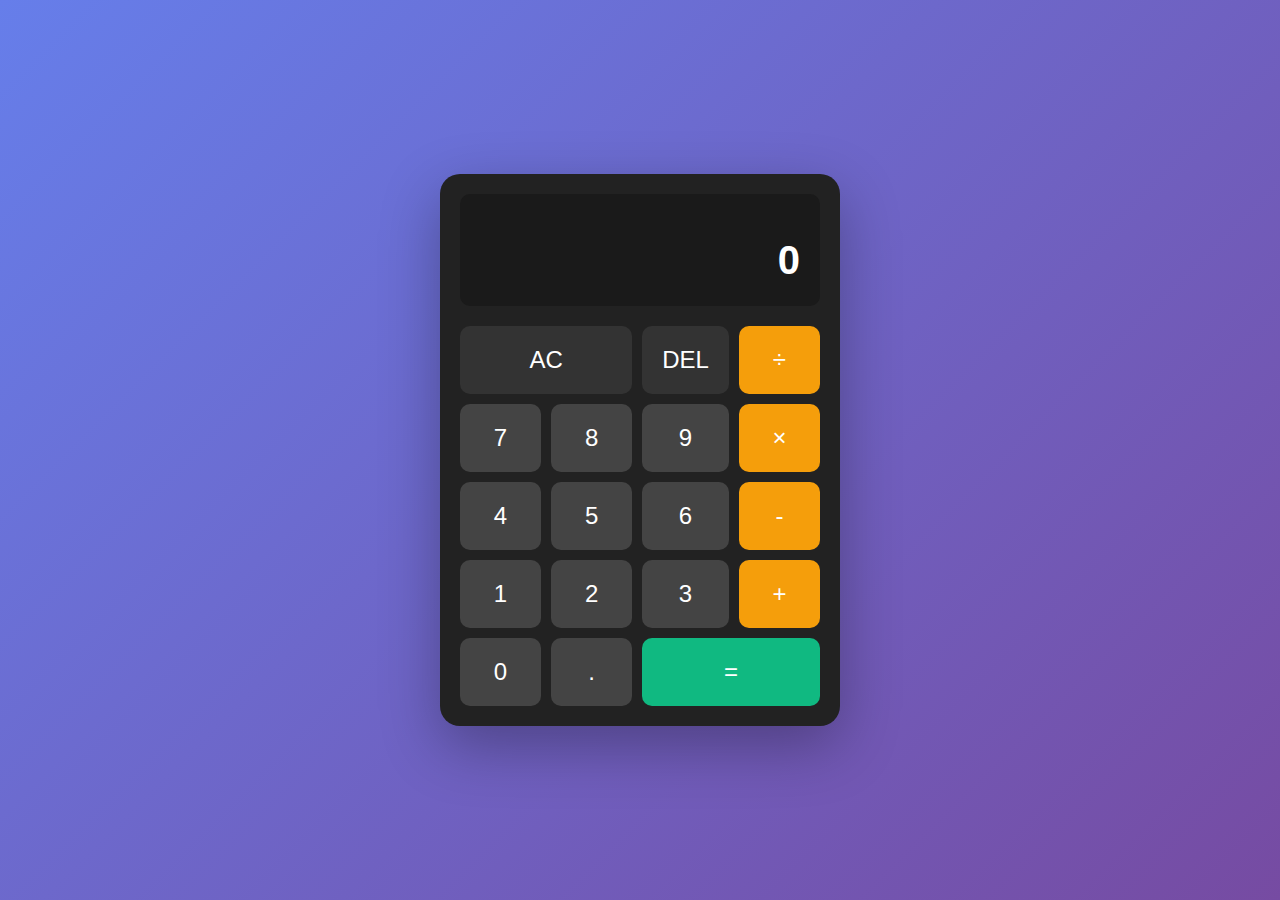
<file: index.html>
<!DOCTYPE html>
<html lang="en">
<head>
    <meta charset="UTF-8">
    <meta name="viewport" content="width=device-width, initial-scale=1.0">
    <title>Simple Calculator</title>
    <link rel="stylesheet" href="styles.css">
</head>
<body>
    <div class="calculator">
        <div class="display">
            <div class="previous-operand" id="previous"></div>
            <div class="current-operand" id="current">0</div>
        </div>
        <div class="buttons">
            <button class="button span-2" onclick="calculator.clear()">AC</button>
            <button class="button" onclick="calculator.delete()">DEL</button>
            <button class="button operator" onclick="calculator.chooseOperation('÷')">÷</button>

            <button class="button number" onclick="calculator.appendNumber('7')">7</button>
            <button class="button number" onclick="calculator.appendNumber('8')">8</button>
            <button class="button number" onclick="calculator.appendNumber('9')">9</button>
            <button class="button operator" onclick="calculator.chooseOperation('×')">×</button>

            <button class="button number" onclick="calculator.appendNumber('4')">4</button>
            <button class="button number" onclick="calculator.appendNumber('5')">5</button>
            <button class="button number" onclick="calculator.appendNumber('6')">6</button>
            <button class="button operator" onclick="calculator.chooseOperation('-')">-</button>

            <button class="button number" onclick="calculator.appendNumber('1')">1</button>
            <button class="button number" onclick="calculator.appendNumber('2')">2</button>
            <button class="button number" onclick="calculator.appendNumber('3')">3</button>
            <button class="button operator" onclick="calculator.chooseOperation('+')">+</button>

            <button class="button number" onclick="calculator.appendNumber('0')">0</button>
            <button class="button number" onclick="calculator.appendNumber('.')">.</button>
            <button class="button span-2 equals" onclick="calculator.compute()">=</button>
        </div>
    </div>
    <script src="script.js"></script>
</body>
</html>
</file>
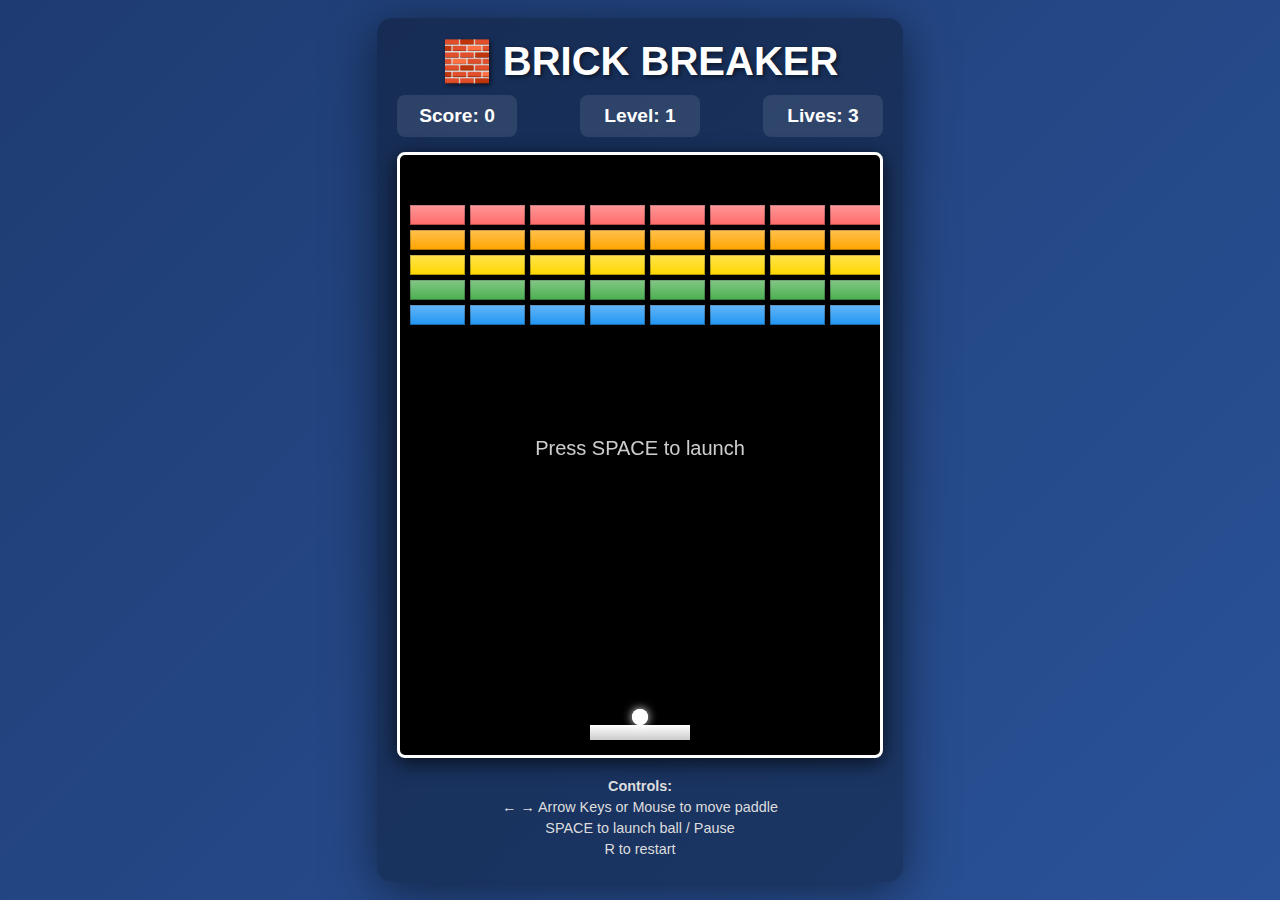
<file: brick-breaker.html>
<!DOCTYPE html>
<html lang="en">
<head>
    <meta charset="UTF-8">
    <meta name="viewport" content="width=device-width, initial-scale=1.0">
    <title>Brick Breaker - Classic Game</title>
    <style>
        * {
            margin: 0;
            padding: 0;
            box-sizing: border-box;
        }

        body {
            font-family: 'Arial', sans-serif;
            background: linear-gradient(135deg, #1e3c72 0%, #2a5298 100%);
            display: flex;
            justify-content: center;
            align-items: center;
            min-height: 100vh;
            color: #fff;
        }

        .game-container {
            text-align: center;
            background: rgba(0, 0, 0, 0.3);
            padding: 20px;
            border-radius: 15px;
            box-shadow: 0 10px 50px rgba(0, 0, 0, 0.5);
        }

        h1 {
            margin-bottom: 10px;
            font-size: 2.5em;
            text-shadow: 2px 2px 4px rgba(0, 0, 0, 0.5);
        }

        .game-info {
            display: flex;
            justify-content: space-between;
            margin-bottom: 15px;
            font-size: 1.2em;
            font-weight: bold;
        }

        .info-item {
            background: rgba(255, 255, 255, 0.1);
            padding: 10px 20px;
            border-radius: 8px;
            min-width: 120px;
        }

        canvas {
            background: #000;
            border: 3px solid #fff;
            border-radius: 8px;
            box-shadow: 0 5px 20px rgba(0, 0, 0, 0.7);
            display: block;
            margin: 0 auto;
        }

        .controls {
            margin-top: 20px;
            font-size: 0.9em;
            color: #ddd;
        }

        .controls p {
            margin: 5px 0;
        }

        #gameMessage {
            position: fixed;
            top: 50%;
            left: 50%;
            transform: translate(-50%, -50%);
            background: rgba(0, 0, 0, 0.9);
            padding: 40px 60px;
            border-radius: 15px;
            font-size: 2em;
            text-align: center;
            display: none;
            z-index: 1000;
            border: 3px solid #fff;
        }

        #gameMessage.show {
            display: block;
        }

        #gameMessage button {
            margin-top: 20px;
            padding: 15px 30px;
            font-size: 0.7em;
            background: #4CAF50;
            color: white;
            border: none;
            border-radius: 8px;
            cursor: pointer;
            font-weight: bold;
            transition: background 0.3s;
        }

        #gameMessage button:hover {
            background: #45a049;
        }

        .start-screen {
            background: rgba(0, 0, 0, 0.9);
            padding: 40px;
            border-radius: 15px;
            margin-bottom: 20px;
        }

        .start-screen button {
            padding: 15px 40px;
            font-size: 1.3em;
            background: #4CAF50;
            color: white;
            border: none;
            border-radius: 8px;
            cursor: pointer;
            font-weight: bold;
            transition: background 0.3s;
        }

        .start-screen button:hover {
            background: #45a049;
        }
    </style>
</head>
<body>
    <div class="game-container">
        <h1>🧱 BRICK BREAKER</h1>

        <div class="game-info">
            <div class="info-item">
                <span>Score: </span>
                <span id="score">0</span>
            </div>
            <div class="info-item">
                <span>Level: </span>
                <span id="level">1</span>
            </div>
            <div class="info-item">
                <span>Lives: </span>
                <span id="lives">3</span>
            </div>
        </div>

        <canvas id="gameCanvas" width="480" height="600"></canvas>

        <div class="controls">
            <p><strong>Controls:</strong></p>
            <p>← → Arrow Keys or Mouse to move paddle</p>
            <p>SPACE to launch ball / Pause</p>
            <p>R to restart</p>
        </div>
    </div>

    <div id="gameMessage">
        <div id="messageText"></div>
        <button id="restartBtn">Play Again</button>
    </div>

    <script>
        const canvas = document.getElementById('gameCanvas');
        const ctx = canvas.getContext('2d');

        // Game state
        let gameState = 'ready'; // ready, playing, paused, gameover, won
        let score = 0;
        let lives = 3;
        let level = 1;

        // Paddle
        const paddle = {
            x: canvas.width / 2 - 50,
            y: canvas.height - 30,
            width: 100,
            height: 15,
            speed: 8,
            dx: 0
        };

        // Ball
        const ball = {
            x: canvas.width / 2,
            y: paddle.y - 10,
            radius: 8,
            speed: 4,
            dx: 0,
            dy: 0,
            launched: false
        };

        // Bricks
        const brickInfo = {
            rows: 5,
            cols: 8,
            width: 55,
            height: 20,
            padding: 5,
            offsetX: 10,
            offsetY: 50,
            colors: ['#FF6B6B', '#FFA500', '#FFD700', '#4CAF50', '#2196F3', '#9C27B0']
        };

        let bricks = [];

        // Input
        let rightPressed = false;
        let leftPressed = false;
        let mouseX = 0;
        let useMouseControl = false;

        // Initialize bricks
        function createBricks() {
            bricks = [];
            for (let row = 0; row < brickInfo.rows; row++) {
                bricks[row] = [];
                for (let col = 0; col < brickInfo.cols; col++) {
                    bricks[row][col] = {
                        x: col * (brickInfo.width + brickInfo.padding) + brickInfo.offsetX,
                        y: row * (brickInfo.height + brickInfo.padding) + brickInfo.offsetY,
                        status: 1,
                        color: brickInfo.colors[row % brickInfo.colors.length]
                    };
                }
            }
        }

        // Draw paddle
        function drawPaddle() {
            ctx.fillStyle = '#fff';
            ctx.fillRect(paddle.x, paddle.y, paddle.width, paddle.height);

            // Add gradient for effect
            const gradient = ctx.createLinearGradient(paddle.x, paddle.y, paddle.x, paddle.y + paddle.height);
            gradient.addColorStop(0, '#fff');
            gradient.addColorStop(1, '#ccc');
            ctx.fillStyle = gradient;
            ctx.fillRect(paddle.x, paddle.y, paddle.width, paddle.height);
        }

        // Draw ball
        function drawBall() {
            ctx.beginPath();
            ctx.arc(ball.x, ball.y, ball.radius, 0, Math.PI * 2);
            ctx.fillStyle = '#fff';
            ctx.fill();
            ctx.closePath();

            // Add glow effect
            ctx.shadowBlur = 10;
            ctx.shadowColor = '#fff';
            ctx.beginPath();
            ctx.arc(ball.x, ball.y, ball.radius, 0, Math.PI * 2);
            ctx.fillStyle = '#fff';
            ctx.fill();
            ctx.closePath();
            ctx.shadowBlur = 0;
        }

        // Draw bricks
        function drawBricks() {
            bricks.forEach(row => {
                row.forEach(brick => {
                    if (brick.status === 1) {
                        ctx.fillStyle = brick.color;
                        ctx.fillRect(brick.x, brick.y, brickInfo.width, brickInfo.height);

                        // Add border
                        ctx.strokeStyle = 'rgba(0, 0, 0, 0.3)';
                        ctx.lineWidth = 2;
                        ctx.strokeRect(brick.x, brick.y, brickInfo.width, brickInfo.height);

                        // Add shine effect
                        const gradient = ctx.createLinearGradient(brick.x, brick.y, brick.x, brick.y + brickInfo.height);
                        gradient.addColorStop(0, 'rgba(255, 255, 255, 0.3)');
                        gradient.addColorStop(1, 'rgba(255, 255, 255, 0)');
                        ctx.fillStyle = gradient;
                        ctx.fillRect(brick.x, brick.y, brickInfo.width, brickInfo.height);
                    }
                });
            });
        }

        // Move paddle
        function movePaddle() {
            if (useMouseControl) {
                paddle.x = mouseX - paddle.width / 2;
            } else {
                paddle.x += paddle.dx;
            }

            // Keep paddle within bounds
            if (paddle.x < 0) paddle.x = 0;
            if (paddle.x + paddle.width > canvas.width) {
                paddle.x = canvas.width - paddle.width;
            }
        }

        // Move ball
        function moveBall() {
            if (!ball.launched) {
                // Ball follows paddle before launch
                ball.x = paddle.x + paddle.width / 2;
                ball.y = paddle.y - ball.radius;
                return;
            }

            ball.x += ball.dx;
            ball.y += ball.dy;

            // Wall collision (left and right)
            if (ball.x + ball.radius > canvas.width || ball.x - ball.radius < 0) {
                ball.dx *= -1;
            }

            // Top wall collision
            if (ball.y - ball.radius < 0) {
                ball.dy *= -1;
            }

            // Paddle collision
            if (ball.y + ball.radius > paddle.y &&
                ball.x > paddle.x &&
                ball.x < paddle.x + paddle.width) {

                // Calculate hit position on paddle (-1 to 1)
                const hitPos = (ball.x - (paddle.x + paddle.width / 2)) / (paddle.width / 2);

                // Adjust ball angle based on hit position
                ball.dx = hitPos * ball.speed * 1.5;
                ball.dy = -Math.abs(ball.dy);
            }

            // Bottom collision (lose life)
            if (ball.y + ball.radius > canvas.height) {
                lives--;
                updateLives();

                if (lives <= 0) {
                    gameOver();
                } else {
                    resetBall();
                }
            }
        }

        // Collision detection with bricks
        function collisionDetection() {
            bricks.forEach(row => {
                row.forEach(brick => {
                    if (brick.status === 1) {
                        if (ball.x + ball.radius > brick.x &&
                            ball.x - ball.radius < brick.x + brickInfo.width &&
                            ball.y + ball.radius > brick.y &&
                            ball.y - ball.radius < brick.y + brickInfo.height) {

                            ball.dy *= -1;
                            brick.status = 0;
                            score += 10;
                            updateScore();

                            // Check if all bricks are destroyed
                            if (checkWin()) {
                                levelUp();
                            }
                        }
                    }
                });
            });
        }

        // Check if all bricks are destroyed
        function checkWin() {
            return bricks.every(row => row.every(brick => brick.status === 0));
        }

        // Level up
        function levelUp() {
            level++;
            updateLevel();
            ball.speed += 0.5;

            if (level > 10) {
                gameWon();
            } else {
                resetBall();
                createBricks();
                // Add more brick rows for higher levels
                if (level > 3) {
                    brickInfo.rows = Math.min(8, 5 + Math.floor((level - 3) / 2));
                    createBricks();
                }
            }
        }

        // Reset ball
        function resetBall() {
            ball.x = paddle.x + paddle.width / 2;
            ball.y = paddle.y - ball.radius;
            ball.dx = 0;
            ball.dy = 0;
            ball.launched = false;
            gameState = 'ready';
        }

        // Launch ball
        function launchBall() {
            if (!ball.launched && gameState === 'ready') {
                ball.dx = (Math.random() - 0.5) * ball.speed;
                ball.dy = -ball.speed;
                ball.launched = true;
                gameState = 'playing';
            }
        }

        // Game over
        function gameOver() {
            gameState = 'gameover';
            showMessage('GAME OVER!<br>Final Score: ' + score);
        }

        // Game won
        function gameWon() {
            gameState = 'won';
            showMessage('YOU WIN!<br>Congratulations!<br>Final Score: ' + score);
        }

        // Show message
        function showMessage(text) {
            document.getElementById('messageText').innerHTML = text;
            document.getElementById('gameMessage').classList.add('show');
        }

        // Hide message
        function hideMessage() {
            document.getElementById('gameMessage').classList.remove('show');
        }

        // Update score display
        function updateScore() {
            document.getElementById('score').textContent = score;
        }

        // Update lives display
        function updateLives() {
            document.getElementById('lives').textContent = lives;
        }

        // Update level display
        function updateLevel() {
            document.getElementById('level').textContent = level;
        }

        // Reset game
        function resetGame() {
            score = 0;
            lives = 3;
            level = 1;
            ball.speed = 4;
            brickInfo.rows = 5;

            updateScore();
            updateLives();
            updateLevel();

            createBricks();
            resetBall();
            hideMessage();
            gameState = 'ready';
        }

        // Draw everything
        function draw() {
            ctx.clearRect(0, 0, canvas.width, canvas.height);

            drawBricks();
            drawPaddle();
            drawBall();

            // Draw ready message
            if (gameState === 'ready') {
                ctx.fillStyle = 'rgba(255, 255, 255, 0.8)';
                ctx.font = '20px Arial';
                ctx.textAlign = 'center';
                ctx.fillText('Press SPACE to launch', canvas.width / 2, canvas.height / 2);
            }
        }

        // Update game
        function update() {
            if (gameState === 'playing') {
                movePaddle();
                moveBall();
                collisionDetection();
            } else if (gameState === 'ready') {
                movePaddle();
                moveBall();
            }

            draw();
            requestAnimationFrame(update);
        }

        // Keyboard event handlers
        function keyDown(e) {
            if (e.key === 'Right' || e.key === 'ArrowRight') {
                rightPressed = true;
                paddle.dx = paddle.speed;
                useMouseControl = false;
            } else if (e.key === 'Left' || e.key === 'ArrowLeft') {
                leftPressed = true;
                paddle.dx = -paddle.speed;
                useMouseControl = false;
            } else if (e.key === ' ' || e.key === 'Spacebar') {
                e.preventDefault();
                if (gameState === 'ready') {
                    launchBall();
                } else if (gameState === 'playing') {
                    gameState = 'paused';
                    showMessage('PAUSED<br><small>Press SPACE to continue</small>');
                } else if (gameState === 'paused') {
                    gameState = 'playing';
                    hideMessage();
                }
            } else if (e.key === 'r' || e.key === 'R') {
                resetGame();
            }
        }

        function keyUp(e) {
            if (e.key === 'Right' || e.key === 'ArrowRight') {
                rightPressed = false;
                if (!leftPressed) paddle.dx = 0;
            } else if (e.key === 'Left' || e.key === 'ArrowLeft') {
                leftPressed = false;
                if (!rightPressed) paddle.dx = 0;
            }
        }

        // Mouse event handlers
        function mouseMove(e) {
            const rect = canvas.getBoundingClientRect();
            mouseX = e.clientX - rect.left;
            useMouseControl = true;
            paddle.dx = 0;
        }

        function canvasClick() {
            if (gameState === 'ready') {
                launchBall();
            }
        }

        // Event listeners
        document.addEventListener('keydown', keyDown);
        document.addEventListener('keyup', keyUp);
        canvas.addEventListener('mousemove', mouseMove);
        canvas.addEventListener('click', canvasClick);
        document.getElementById('restartBtn').addEventListener('click', resetGame);

        // Initialize and start game
        createBricks();
        update();
    </script>
</body>
</html>
</file>
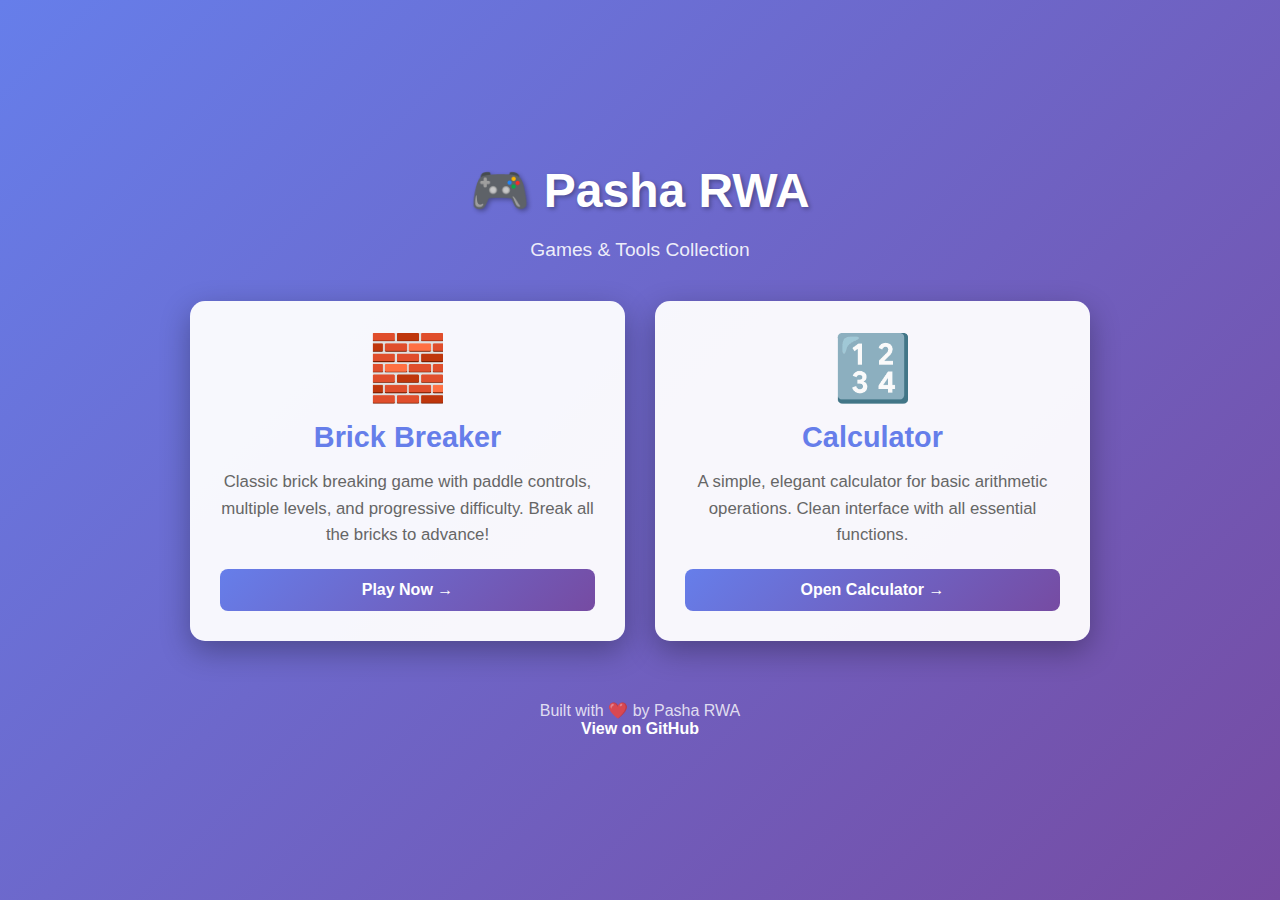
<file: games.html>
<!DOCTYPE html>
<html lang="en">
<head>
    <meta charset="UTF-8">
    <meta name="viewport" content="width=device-width, initial-scale=1.0">
    <title>Pasha RWA - Games & Tools</title>
    <style>
        * {
            margin: 0;
            padding: 0;
            box-sizing: border-box;
        }

        body {
            font-family: 'Arial', sans-serif;
            background: linear-gradient(135deg, #667eea 0%, #764ba2 100%);
            min-height: 100vh;
            display: flex;
            justify-content: center;
            align-items: center;
            padding: 20px;
        }

        .container {
            max-width: 900px;
            width: 100%;
        }

        h1 {
            text-align: center;
            color: #fff;
            font-size: 3em;
            margin-bottom: 20px;
            text-shadow: 2px 2px 4px rgba(0, 0, 0, 0.3);
        }

        .subtitle {
            text-align: center;
            color: rgba(255, 255, 255, 0.9);
            font-size: 1.2em;
            margin-bottom: 40px;
        }

        .grid {
            display: grid;
            grid-template-columns: repeat(auto-fit, minmax(300px, 1fr));
            gap: 30px;
            margin-bottom: 40px;
        }

        .card {
            background: rgba(255, 255, 255, 0.95);
            border-radius: 15px;
            padding: 30px;
            box-shadow: 0 10px 30px rgba(0, 0, 0, 0.3);
            transition: transform 0.3s, box-shadow 0.3s;
            text-decoration: none;
            color: #333;
            display: block;
        }

        .card:hover {
            transform: translateY(-5px);
            box-shadow: 0 15px 40px rgba(0, 0, 0, 0.4);
        }

        .card-icon {
            font-size: 4em;
            text-align: center;
            margin-bottom: 15px;
        }

        .card h2 {
            text-align: center;
            color: #667eea;
            margin-bottom: 15px;
            font-size: 1.8em;
        }

        .card p {
            text-align: center;
            color: #666;
            line-height: 1.6;
            font-size: 1.05em;
        }

        .card .play-btn {
            display: block;
            margin-top: 20px;
            padding: 12px 30px;
            background: linear-gradient(135deg, #667eea 0%, #764ba2 100%);
            color: white;
            text-align: center;
            border-radius: 8px;
            font-weight: bold;
            transition: opacity 0.3s;
        }

        .card .play-btn:hover {
            opacity: 0.9;
        }

        footer {
            text-align: center;
            color: rgba(255, 255, 255, 0.8);
            margin-top: 40px;
            padding-top: 20px;
        }

        footer a {
            color: #fff;
            text-decoration: none;
            font-weight: bold;
        }

        footer a:hover {
            text-decoration: underline;
        }
    </style>
</head>
<body>
    <div class="container">
        <h1>🎮 Pasha RWA</h1>
        <p class="subtitle">Games & Tools Collection</p>

        <div class="grid">
            <a href="brick-breaker.html" class="card">
                <div class="card-icon">🧱</div>
                <h2>Brick Breaker</h2>
                <p>Classic brick breaking game with paddle controls, multiple levels, and progressive difficulty. Break all the bricks to advance!</p>
                <span class="play-btn">Play Now →</span>
            </a>

            <a href="index.html" class="card">
                <div class="card-icon">🔢</div>
                <h2>Calculator</h2>
                <p>A simple, elegant calculator for basic arithmetic operations. Clean interface with all essential functions.</p>
                <span class="play-btn">Open Calculator →</span>
            </a>
        </div>

        <footer>
            <p>Built with ❤️ by Pasha RWA</p>
            <p><a href="https://github.com/pasha-RWA/Pasha-RWA.xyz-Repo" target="_blank">View on GitHub</a></p>
        </footer>
    </div>
</body>
</html>
</file>
<file: styles.css>
* {
    margin: 0;
    padding: 0;
    box-sizing: border-box;
    font-family: 'Segoe UI', Tahoma, Geneva, Verdana, sans-serif;
}

body {
    background: linear-gradient(135deg, #667eea 0%, #764ba2 100%);
    display: flex;
    justify-content: center;
    align-items: center;
    min-height: 100vh;
    padding: 20px;
}

.calculator {
    background: #222;
    border-radius: 20px;
    padding: 20px;
    box-shadow: 0 20px 60px rgba(0, 0, 0, 0.3);
    max-width: 400px;
    width: 100%;
}

.display {
    background: #1a1a1a;
    border-radius: 10px;
    padding: 20px;
    margin-bottom: 20px;
    text-align: right;
    word-wrap: break-word;
    word-break: break-all;
}

.previous-operand {
    color: #888;
    font-size: 1.2rem;
    min-height: 1.5rem;
}

.current-operand {
    color: #fff;
    font-size: 2.5rem;
    font-weight: bold;
    min-height: 3rem;
}

.buttons {
    display: grid;
    grid-template-columns: repeat(4, 1fr);
    gap: 10px;
}

.button {
    background: #333;
    border: none;
    border-radius: 10px;
    color: #fff;
    font-size: 1.5rem;
    padding: 20px;
    cursor: pointer;
    transition: all 0.2s;
    font-weight: 500;
}

.button:hover {
    background: #444;
    transform: scale(1.05);
}

.button:active {
    transform: scale(0.95);
}

.button.operator {
    background: #f59e0b;
}

.button.operator:hover {
    background: #f97316;
}

.button.equals {
    background: #10b981;
}

.button.equals:hover {
    background: #059669;
}

.button.span-2 {
    grid-column: span 2;
}

.button.number {
    background: #444;
}

.button.number:hover {
    background: #555;
}

@media (max-width: 480px) {
    .calculator {
        max-width: 100%;
    }

    .current-operand {
        font-size: 2rem;
    }

    .button {
        font-size: 1.2rem;
        padding: 15px;
    }
}
</file>
